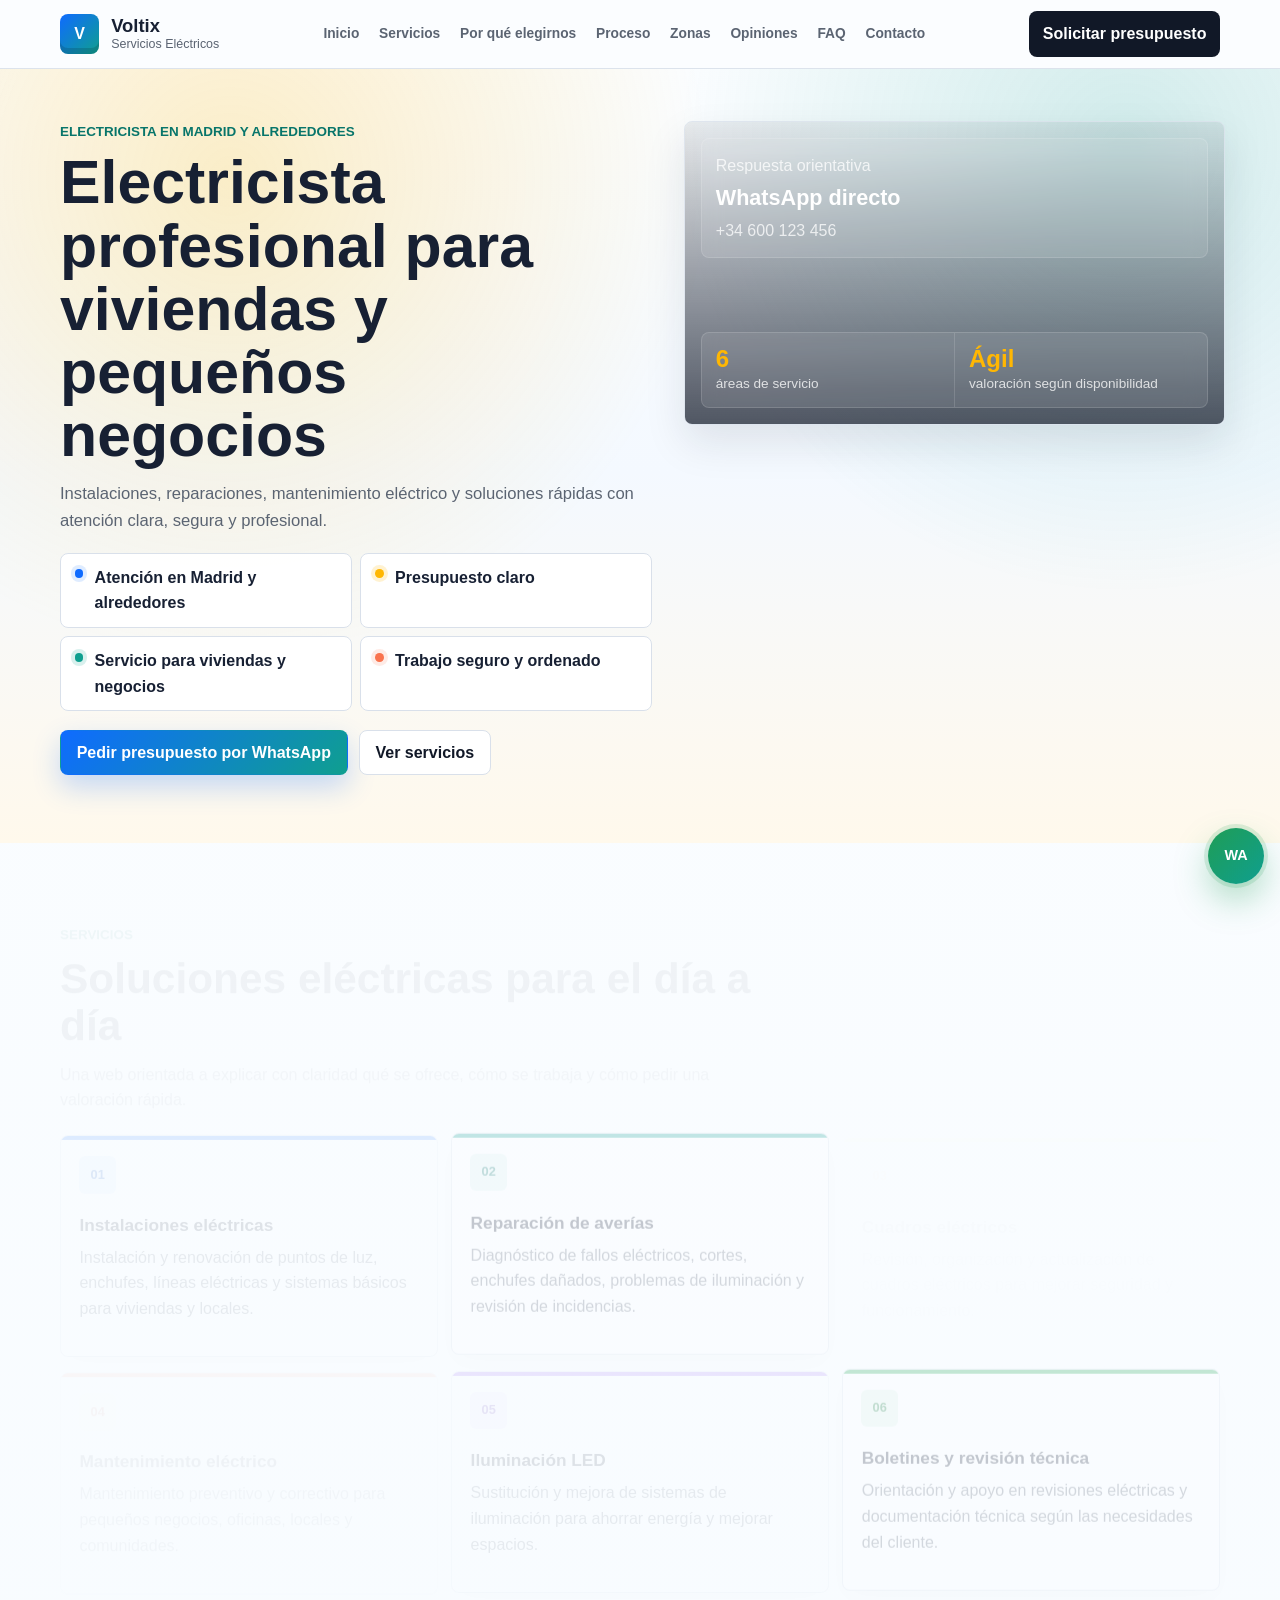
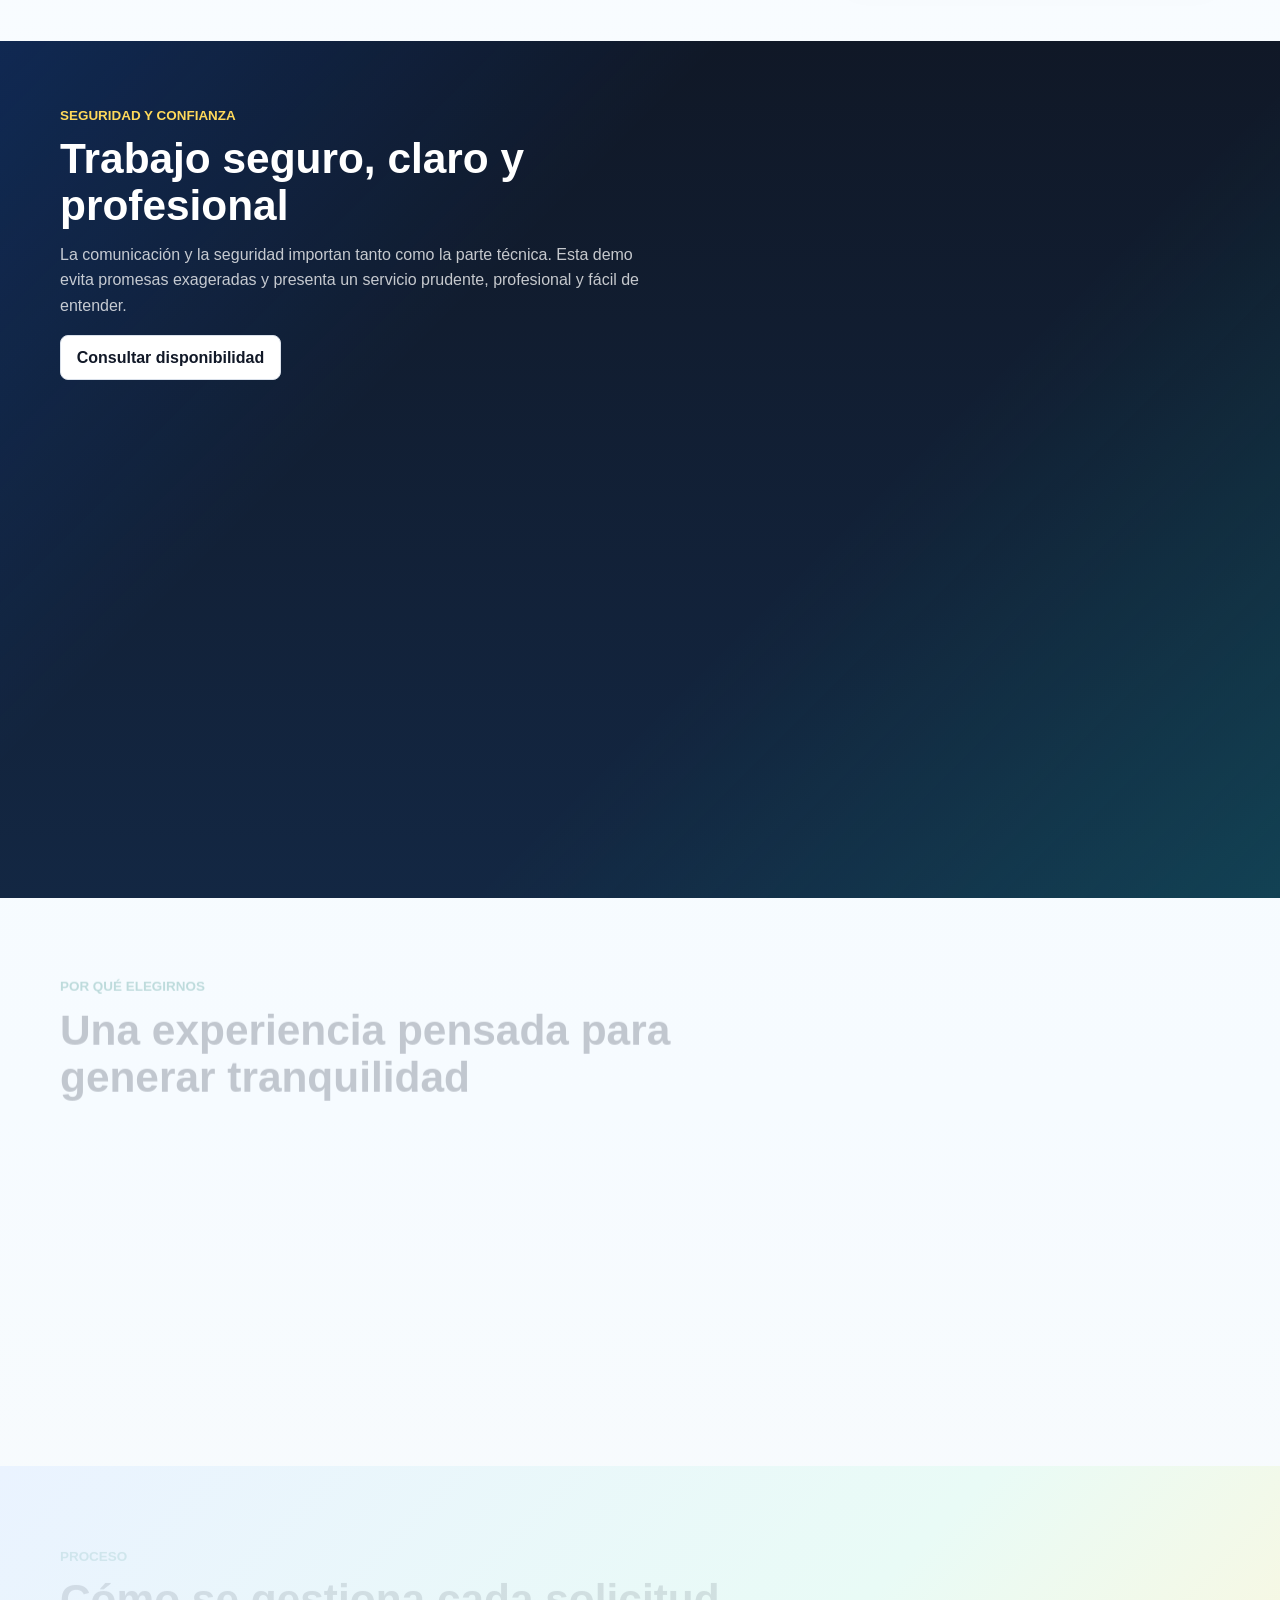
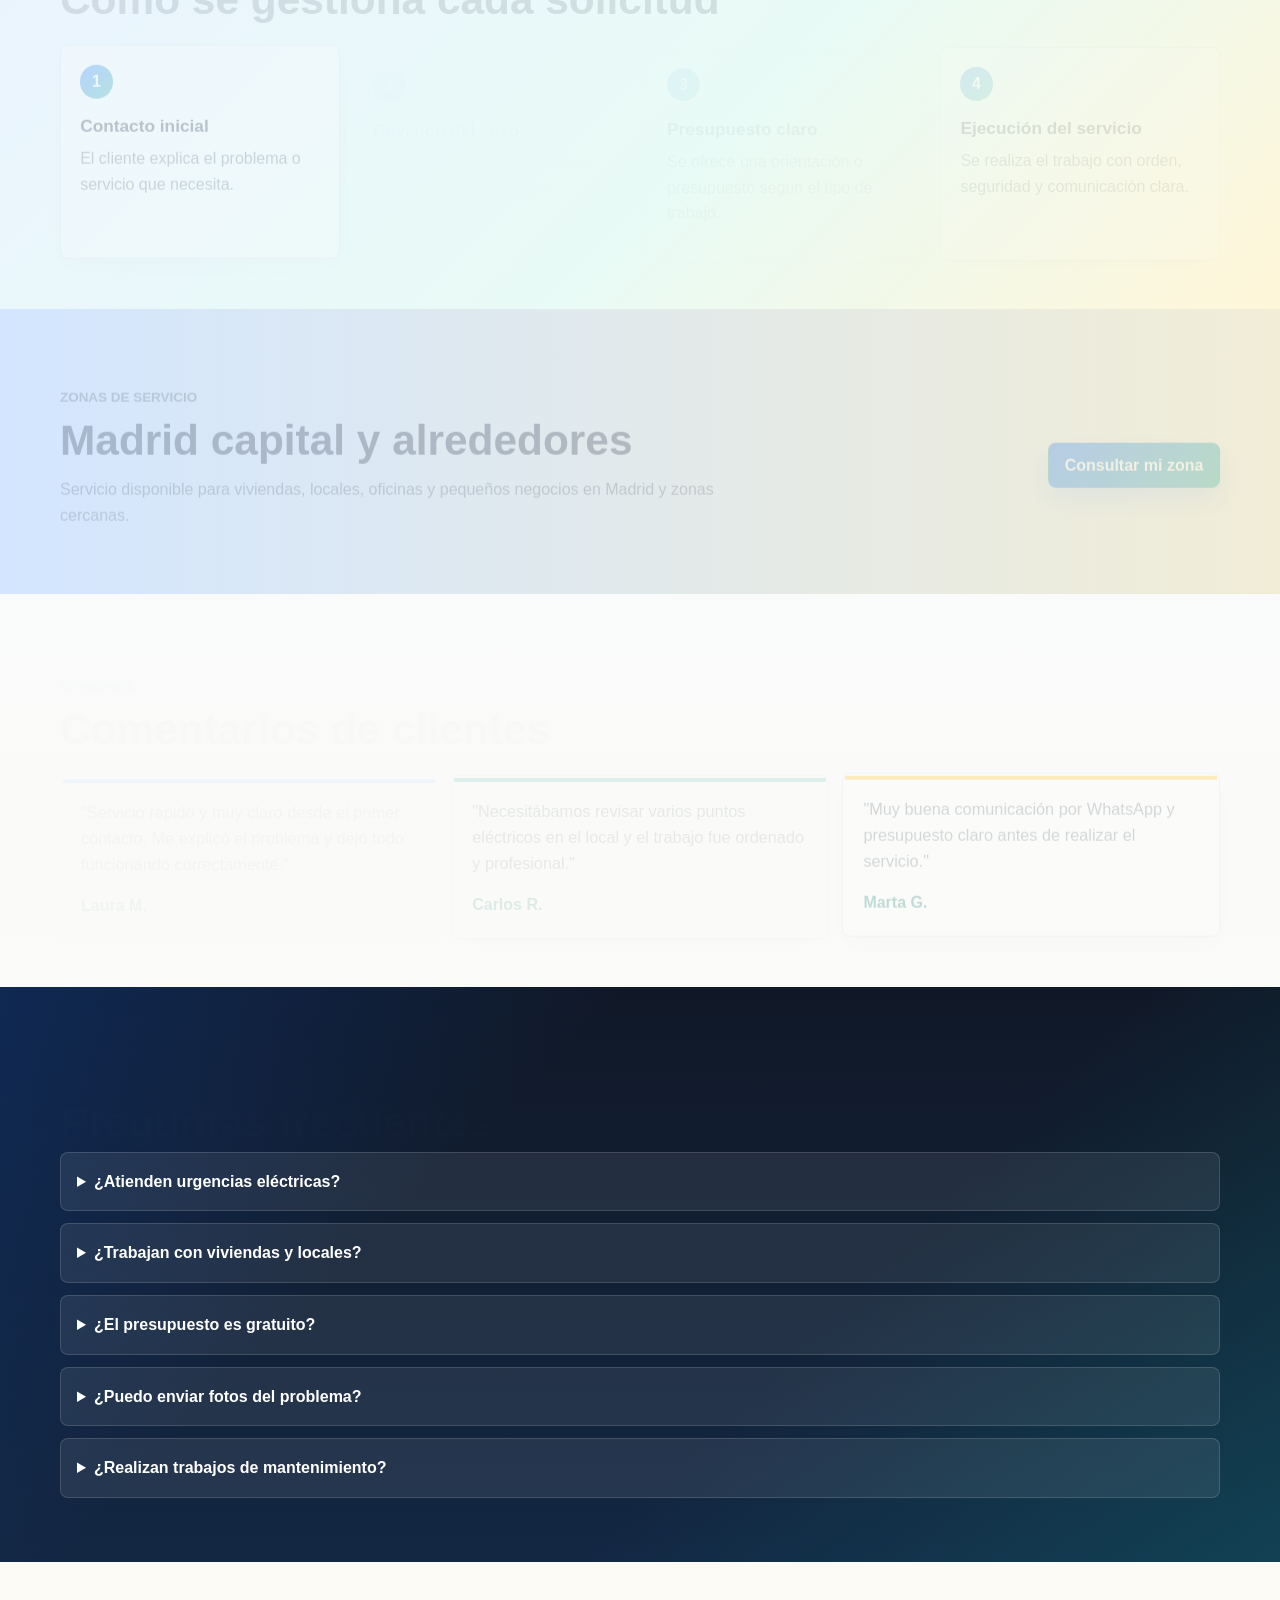
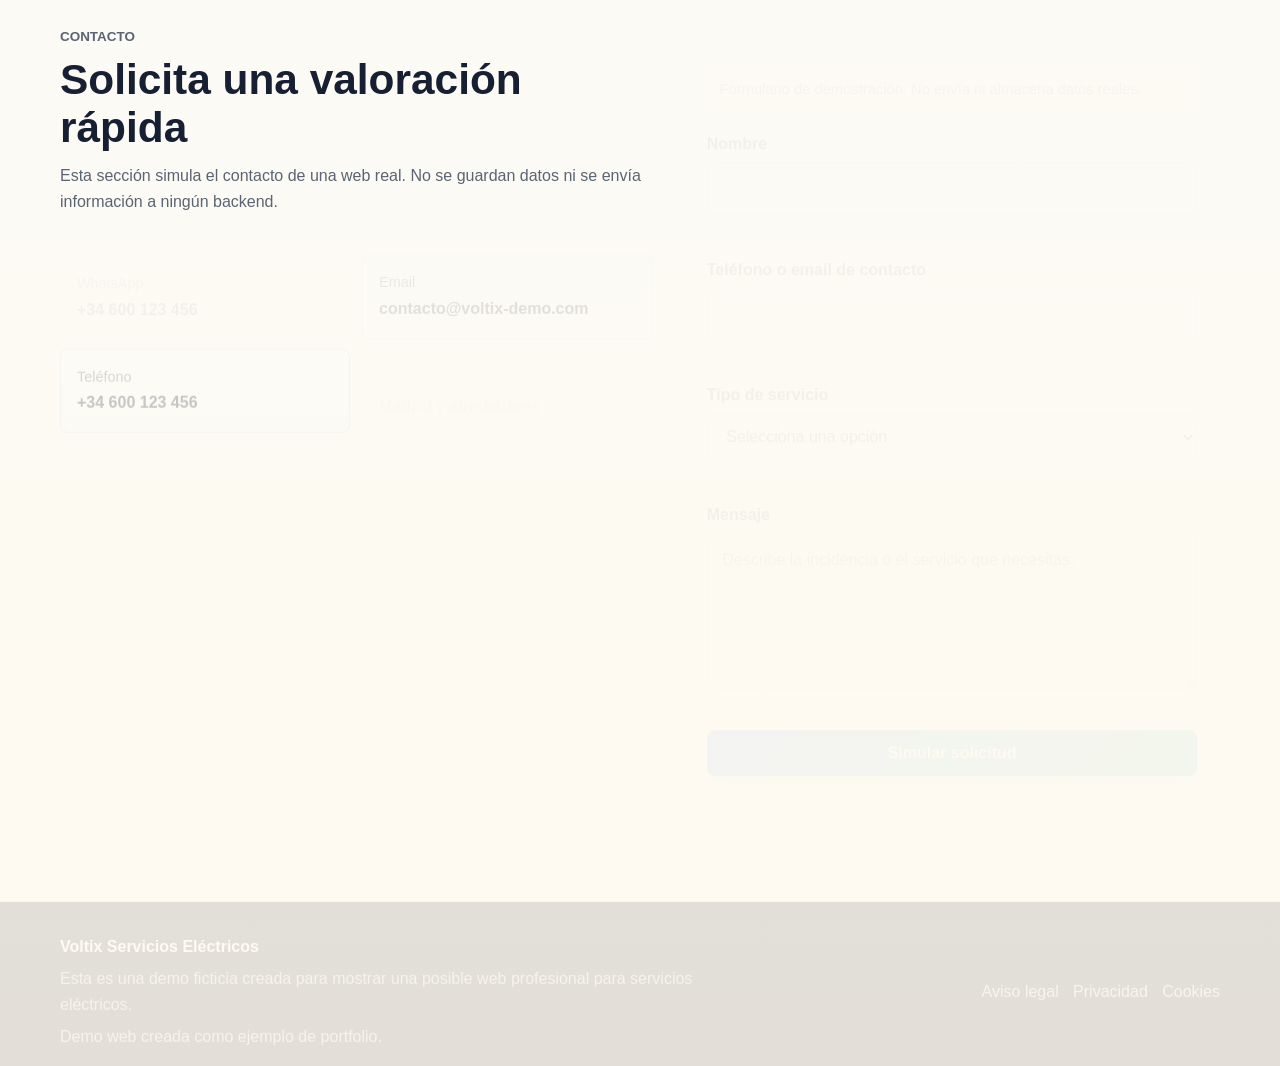
<file: index.html>
<!DOCTYPE html>
<html lang="es">
<head>
  <meta charset="UTF-8">
  <meta name="viewport" content="width=device-width, initial-scale=1.0">
  <title>Voltix Servicios Eléctricos | Electricista en Madrid</title>
  <meta name="description" content="Acceso directo a la demo web para electricista Voltix Servicios Eléctricos.">
  <meta name="robots" content="index, follow">
  <link rel="canonical" href="https://demo-web-electricista.netlify.app/">
  <meta http-equiv="refresh" content="0; url=demos/electricista/index.html">
</head>
<body>
  <main>
    <p>Abriendo la demo web para electricista...</p>
    <p><a href="demos/electricista/index.html">Entrar en Voltix Servicios Eléctricos</a></p>
  </main>
</body>
</html>
</file>
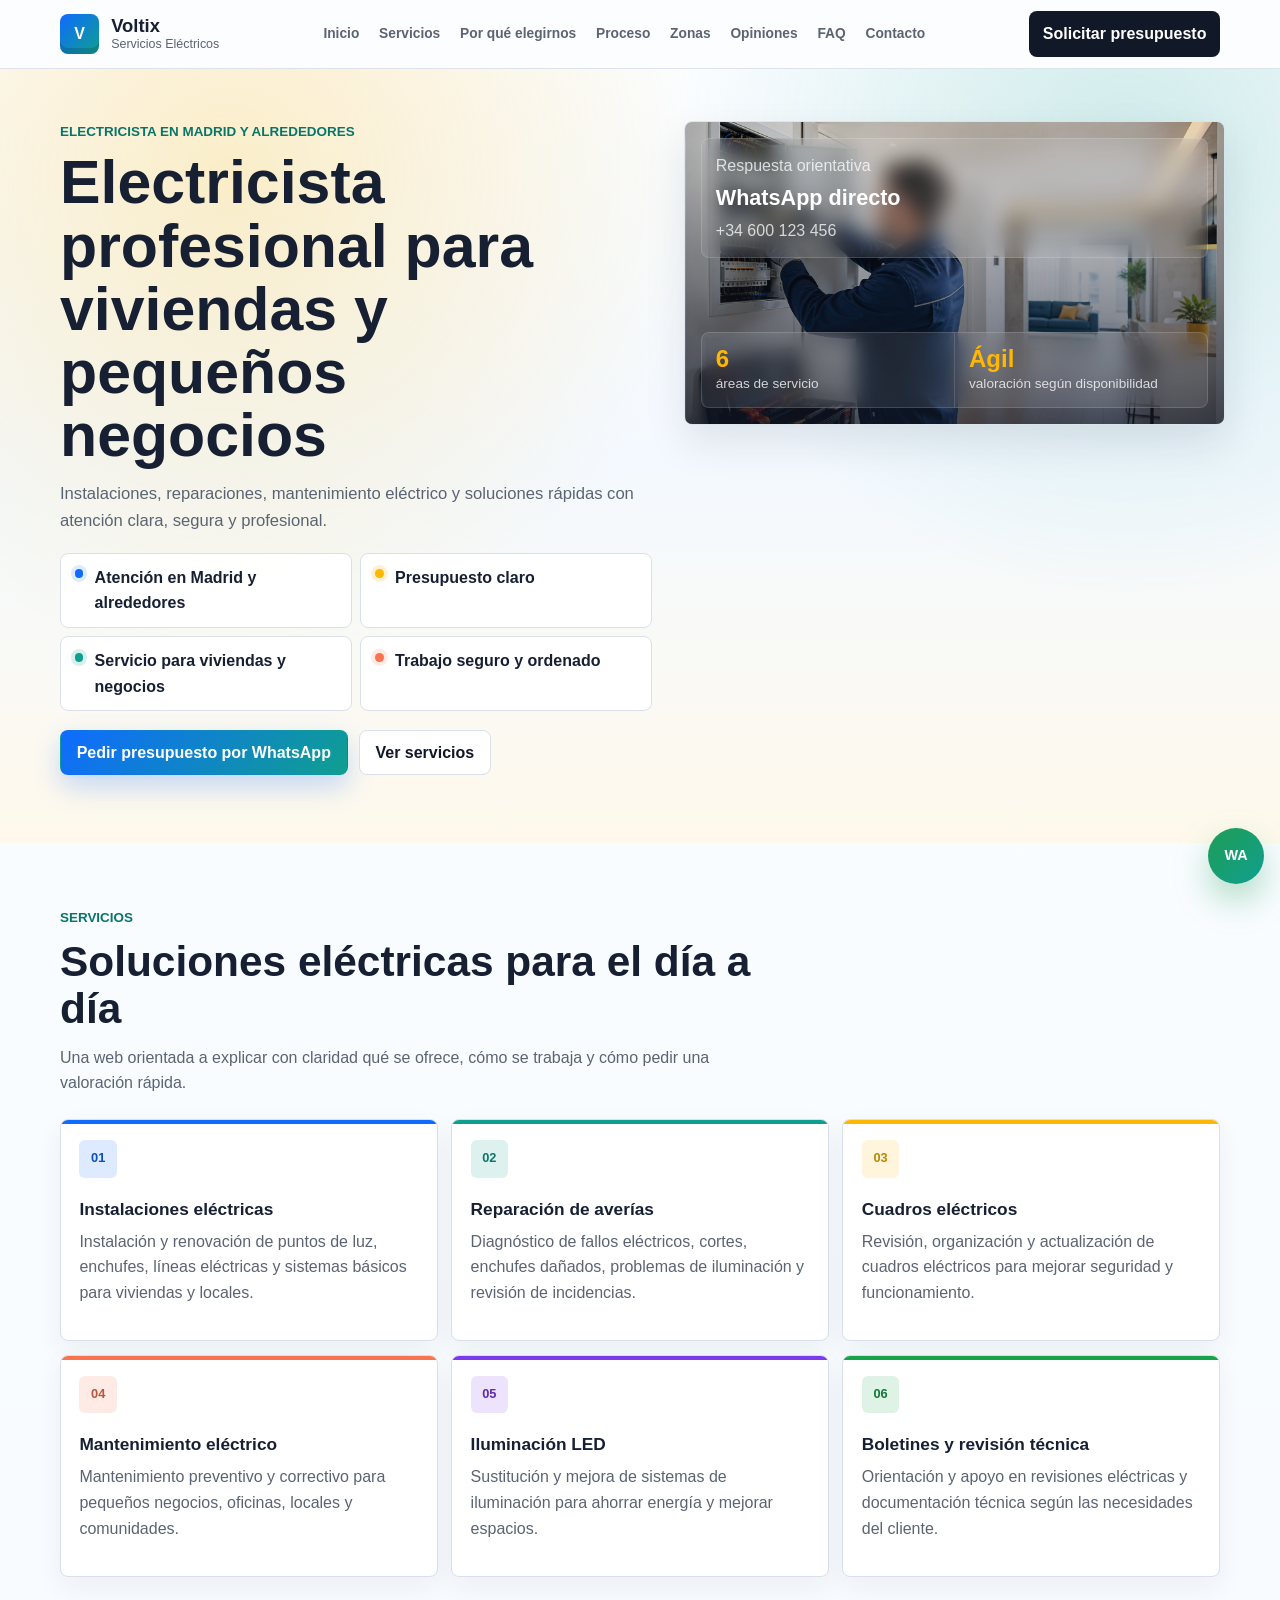
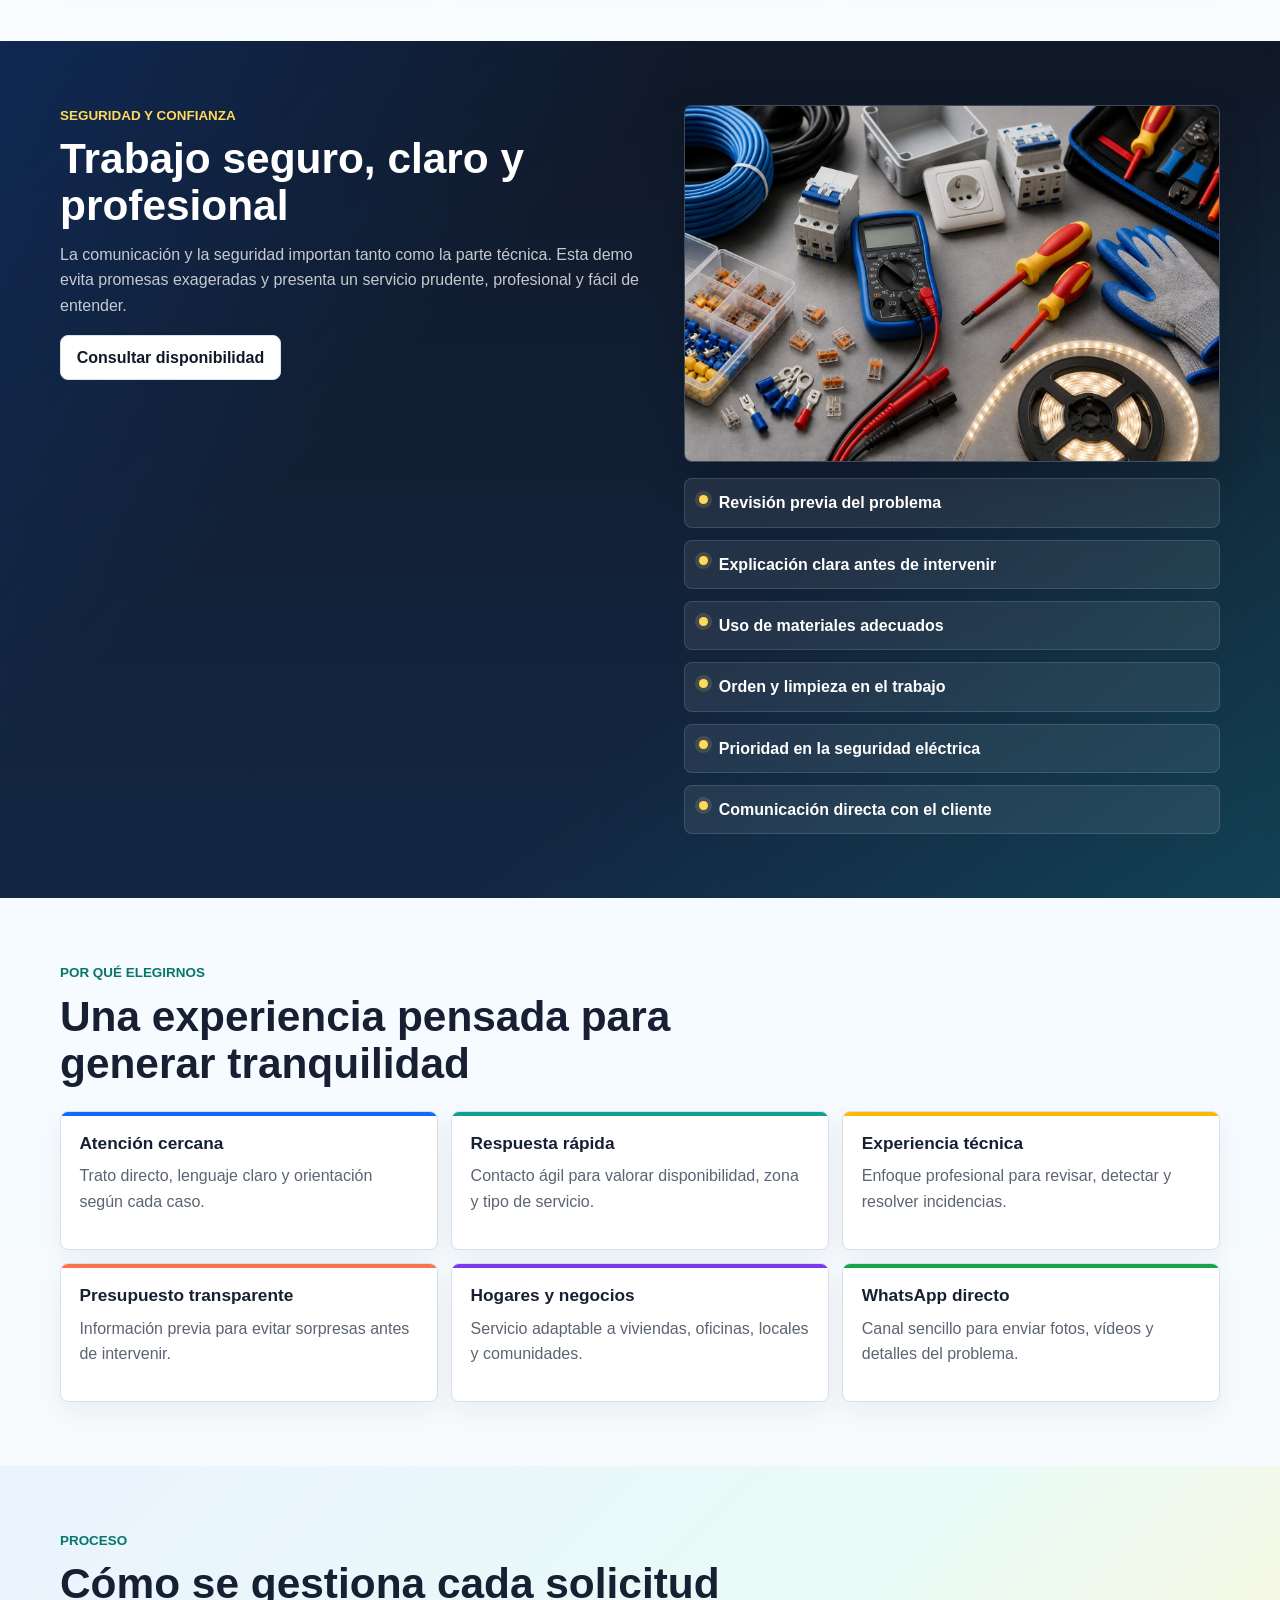
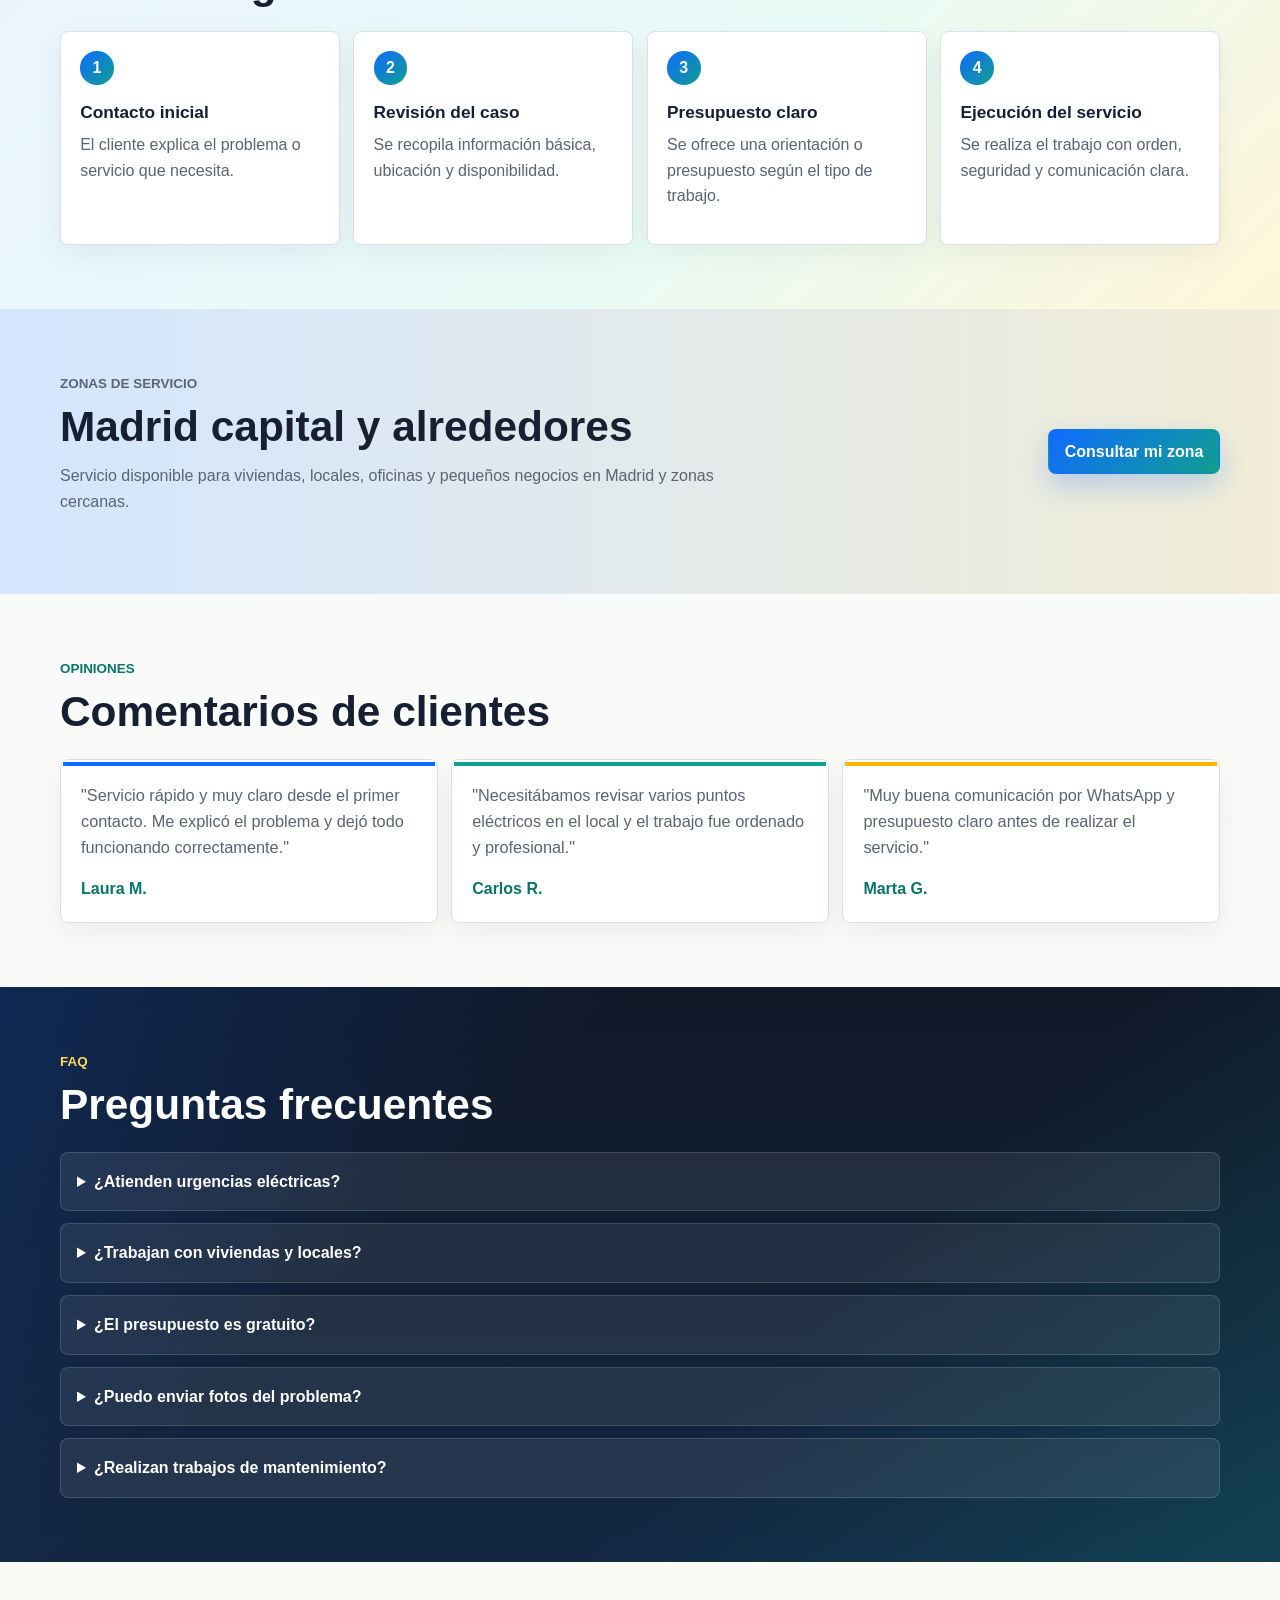
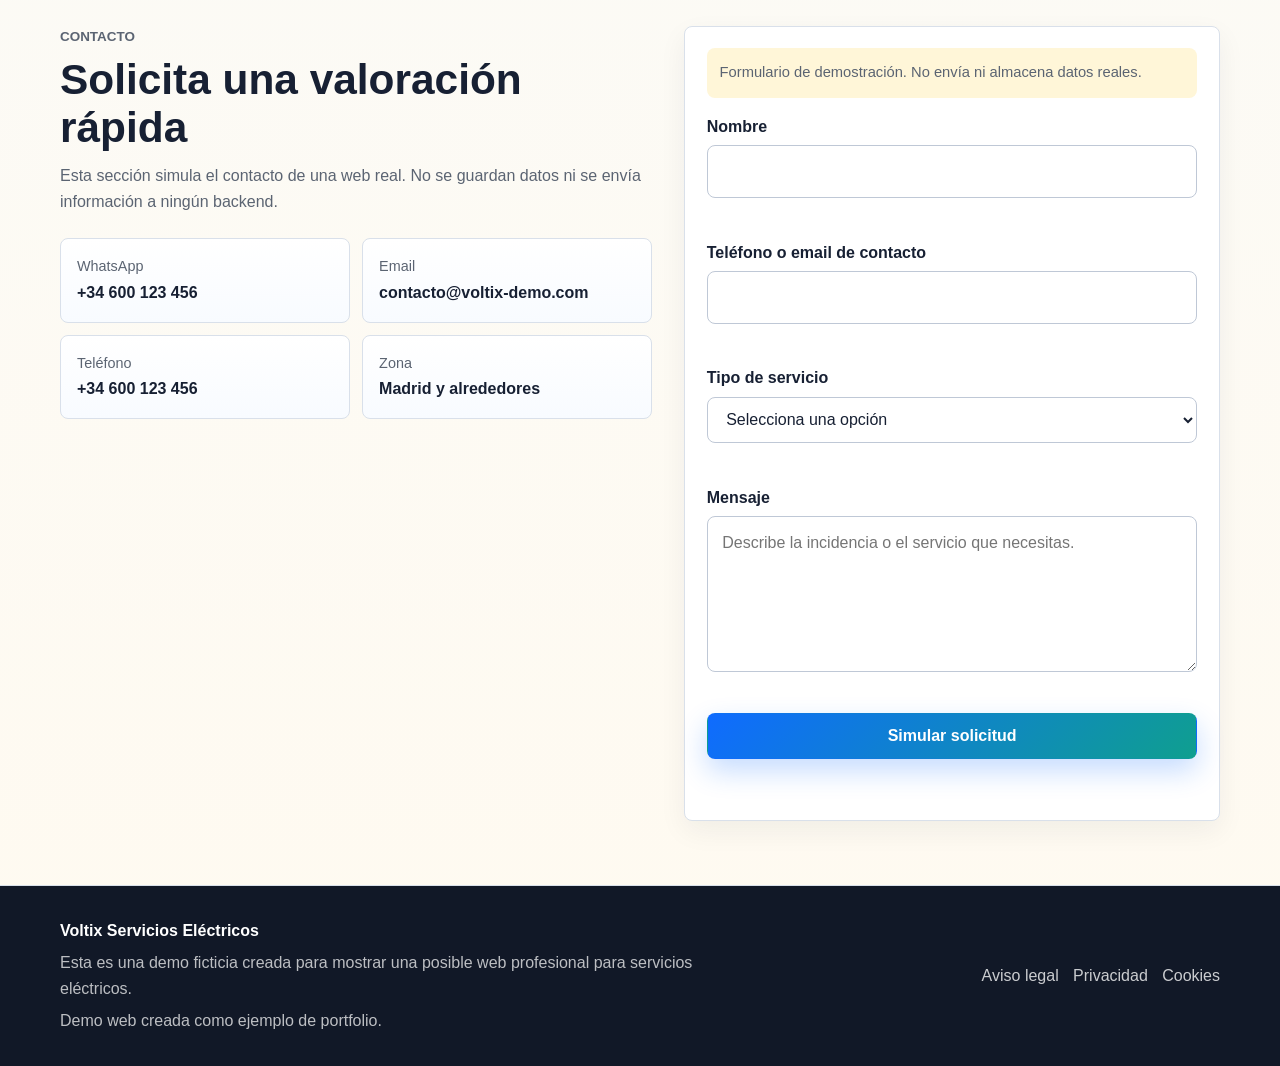
<file: demos/electricista/index.html>
<!DOCTYPE html>
<html lang="es">
<head>
  <meta charset="UTF-8">
  <meta name="viewport" content="width=device-width, initial-scale=1.0">
  <title>Voltix Servicios Eléctricos | Electricista en Madrid</title>
  <meta name="description" content="Demo de página web para electricista en Madrid. Servicios de instalaciones eléctricas, reparaciones, mantenimiento, cuadros eléctricos, iluminación LED y contacto por WhatsApp.">
  <meta name="robots" content="index, follow">
  <link rel="canonical" href="https://demo-web-electricista.netlify.app/">

  <meta property="og:title" content="Voltix Servicios Eléctricos | Electricista en Madrid">
  <meta property="og:description" content="Demo de página web para electricista en Madrid con servicios eléctricos, SEO local y contacto rápido por WhatsApp.">
  <meta property="og:type" content="website">
  <meta property="og:url" content="https://demo-web-electricista.netlify.app/">
  <meta property="og:image" content="https://demo-web-electricista.netlify.app/demos/electricista/assets/voltix-electricista-hero.jpg">
  <meta property="og:image:alt" content="Electricista profesional trabajando en un cuadro eléctrico de vivienda.">
  <meta name="twitter:card" content="summary_large_image">
  <meta name="twitter:title" content="Voltix Servicios Eléctricos | Electricista en Madrid">
  <meta name="twitter:description" content="Demo de landing page para electricista en Madrid, orientada a captar clientes locales.">
  <meta name="twitter:image" content="https://demo-web-electricista.netlify.app/demos/electricista/assets/voltix-electricista-hero.jpg">

  <link rel="icon" href="/demos/electricista/assets/favicon.svg" type="image/svg+xml">
  <link rel="stylesheet" href="/demos/electricista/styles.css">
  <script type="application/ld+json">
    {
      "@context": "https://schema.org",
      "@type": "Electrician",
      "name": "Voltix Servicios Eléctricos",
      "telephone": "+34 600 123 456",
      "url": "https://demo-web-electricista.netlify.app/",
      "image": "https://demo-web-electricista.netlify.app/demos/electricista/assets/voltix-electricista-hero.jpg",
      "areaServed": {
        "@type": "AdministrativeArea",
        "name": "Madrid"
      },
      "description": "Servicio eléctrico profesional para viviendas, locales, oficinas y pequeños negocios en Madrid y alrededores."
    }
  </script>
</head>
<body>
  <a class="skip-link" href="#contenido">Saltar al contenido</a>

  <header class="site-header" data-header>
    <div class="container header-inner">
      <a class="brand" href="#inicio" aria-label="Voltix, volver al inicio">
        <span class="brand-mark" aria-hidden="true">V</span>
        <span>
          <strong>Voltix</strong>
          <small>Servicios Eléctricos</small>
        </span>
      </a>

      <button class="menu-toggle" type="button" aria-expanded="false" aria-controls="site-nav" aria-label="Abrir menú">
        <span aria-hidden="true"></span>
        <span aria-hidden="true"></span>
        <span aria-hidden="true"></span>
      </button>

      <nav class="site-nav" id="site-nav" aria-label="Navegación principal">
        <a href="#inicio">Inicio</a>
        <a href="#servicios">Servicios</a>
        <a href="#confianza">Por qué elegirnos</a>
        <a href="#proceso">Proceso</a>
        <a href="#zonas">Zonas</a>
        <a href="#opiniones">Opiniones</a>
        <a href="#faq">FAQ</a>
        <a href="#contacto">Contacto</a>
      </nav>

      <a class="header-cta" href="#contacto">Solicitar presupuesto</a>
    </div>
  </header>

  <main id="contenido">
    <section class="hero section" id="inicio" aria-labelledby="hero-title">
      <div class="container hero-grid">
        <div class="hero-content">
          <p class="eyebrow">Electricista en Madrid y alrededores</p>
          <h1 id="hero-title">Electricista profesional para viviendas y pequeños negocios</h1>
          <p class="hero-text">Instalaciones, reparaciones, mantenimiento eléctrico y soluciones rápidas con atención clara, segura y profesional.</p>

          <div class="trust-list" aria-label="Elementos de confianza">
            <span>Atención en Madrid y alrededores</span>
            <span>Presupuesto claro</span>
            <span>Servicio para viviendas y negocios</span>
            <span>Trabajo seguro y ordenado</span>
          </div>

          <div class="hero-actions">
            <a class="btn btn-primary" href="https://wa.me/34600123456?text=Hola%2C%20quiero%20solicitar%20informaci%C3%B3n%20sobre%20un%20servicio%20el%C3%A9ctrico." target="_blank" rel="noopener">Pedir presupuesto por WhatsApp</a>
            <a class="btn btn-secondary" href="#servicios">Ver servicios</a>
          </div>
        </div>

        <figure class="hero-panel">
          <img src="/demos/electricista/assets/voltix-electricista-hero.jpg" width="1672" height="941" alt="Electricista profesional trabajando con seguridad en un cuadro eléctrico de vivienda." decoding="async" fetchpriority="high">
          <div class="status-card">
            <p>Respuesta orientativa</p>
            <strong>WhatsApp directo</strong>
            <span>+34 600 123 456</span>
          </div>
          <div class="hero-metrics" aria-label="Servicios destacados">
            <div>
              <strong>6</strong>
              <span>áreas de servicio</span>
            </div>
            <div>
              <strong>Ágil</strong>
              <span>valoración según disponibilidad</span>
            </div>
          </div>
        </figure>
      </div>
    </section>

    <section class="section" id="servicios" aria-labelledby="servicios-title">
      <div class="container">
        <div class="section-heading">
          <p class="eyebrow">Servicios</p>
          <h2 id="servicios-title">Soluciones eléctricas para el día a día</h2>
          <p>Una web orientada a explicar con claridad qué se ofrece, cómo se trabaja y cómo pedir una valoración rápida.</p>
        </div>

        <div class="cards-grid">
          <article class="service-card">
            <span class="service-icon" aria-hidden="true">01</span>
            <h3>Instalaciones eléctricas</h3>
            <p>Instalación y renovación de puntos de luz, enchufes, líneas eléctricas y sistemas básicos para viviendas y locales.</p>
          </article>
          <article class="service-card">
            <span class="service-icon" aria-hidden="true">02</span>
            <h3>Reparación de averías</h3>
            <p>Diagnóstico de fallos eléctricos, cortes, enchufes dañados, problemas de iluminación y revisión de incidencias.</p>
          </article>
          <article class="service-card">
            <span class="service-icon" aria-hidden="true">03</span>
            <h3>Cuadros eléctricos</h3>
            <p>Revisión, organización y actualización de cuadros eléctricos para mejorar seguridad y funcionamiento.</p>
          </article>
          <article class="service-card">
            <span class="service-icon" aria-hidden="true">04</span>
            <h3>Mantenimiento eléctrico</h3>
            <p>Mantenimiento preventivo y correctivo para pequeños negocios, oficinas, locales y comunidades.</p>
          </article>
          <article class="service-card">
            <span class="service-icon" aria-hidden="true">05</span>
            <h3>Iluminación LED</h3>
            <p>Sustitución y mejora de sistemas de iluminación para ahorrar energía y mejorar espacios.</p>
          </article>
          <article class="service-card">
            <span class="service-icon" aria-hidden="true">06</span>
            <h3>Boletines y revisión técnica</h3>
            <p>Orientación y apoyo en revisiones eléctricas y documentación técnica según las necesidades del cliente.</p>
          </article>
        </div>
      </div>
    </section>

    <section class="section band" id="seguridad" aria-labelledby="seguridad-title">
      <div class="container split-layout">
        <div>
          <p class="eyebrow">Seguridad y confianza</p>
          <h2 id="seguridad-title">Trabajo seguro, claro y profesional</h2>
          <p>La comunicación y la seguridad importan tanto como la parte técnica. Esta demo evita promesas exageradas y presenta un servicio prudente, profesional y fácil de entender.</p>
          <a class="btn btn-secondary" href="#contacto">Consultar disponibilidad</a>
        </div>
        <div class="trust-column">
          <figure class="trust-photo">
            <img src="/demos/electricista/assets/voltix-herramientas-electricas.jpg" width="1536" height="1024" alt="Herramientas eléctricas profesionales organizadas para trabajos de instalación y mantenimiento." loading="lazy" decoding="async">
          </figure>
          <div class="check-grid">
            <div>Revisión previa del problema</div>
            <div>Explicación clara antes de intervenir</div>
            <div>Uso de materiales adecuados</div>
            <div>Orden y limpieza en el trabajo</div>
            <div>Prioridad en la seguridad eléctrica</div>
            <div>Comunicación directa con el cliente</div>
          </div>
        </div>
      </div>
    </section>

    <section class="section" id="confianza" aria-labelledby="beneficios-title">
      <div class="container">
        <div class="section-heading">
          <p class="eyebrow">Por qué elegirnos</p>
          <h2 id="beneficios-title">Una experiencia pensada para generar tranquilidad</h2>
        </div>

        <div class="benefits-grid">
          <article>
            <h3>Atención cercana</h3>
            <p>Trato directo, lenguaje claro y orientación según cada caso.</p>
          </article>
          <article>
            <h3>Respuesta rápida</h3>
            <p>Contacto ágil para valorar disponibilidad, zona y tipo de servicio.</p>
          </article>
          <article>
            <h3>Experiencia técnica</h3>
            <p>Enfoque profesional para revisar, detectar y resolver incidencias.</p>
          </article>
          <article>
            <h3>Presupuesto transparente</h3>
            <p>Información previa para evitar sorpresas antes de intervenir.</p>
          </article>
          <article>
            <h3>Hogares y negocios</h3>
            <p>Servicio adaptable a viviendas, oficinas, locales y comunidades.</p>
          </article>
          <article>
            <h3>WhatsApp directo</h3>
            <p>Canal sencillo para enviar fotos, vídeos y detalles del problema.</p>
          </article>
        </div>
      </div>
    </section>

    <section class="section band-soft" id="proceso" aria-labelledby="proceso-title">
      <div class="container">
        <div class="section-heading">
          <p class="eyebrow">Proceso</p>
          <h2 id="proceso-title">Cómo se gestiona cada solicitud</h2>
        </div>

        <div class="steps">
          <article class="step">
            <span>1</span>
            <h3>Contacto inicial</h3>
            <p>El cliente explica el problema o servicio que necesita.</p>
          </article>
          <article class="step">
            <span>2</span>
            <h3>Revisión del caso</h3>
            <p>Se recopila información básica, ubicación y disponibilidad.</p>
          </article>
          <article class="step">
            <span>3</span>
            <h3>Presupuesto claro</h3>
            <p>Se ofrece una orientación o presupuesto según el tipo de trabajo.</p>
          </article>
          <article class="step">
            <span>4</span>
            <h3>Ejecución del servicio</h3>
            <p>Se realiza el trabajo con orden, seguridad y comunicación clara.</p>
          </article>
        </div>
      </div>
    </section>

    <section class="section zones" id="zonas" aria-labelledby="zonas-title">
      <div class="container zones-inner">
        <div>
          <p class="eyebrow">Zonas de servicio</p>
          <h2 id="zonas-title">Madrid capital y alrededores</h2>
          <p>Servicio disponible para viviendas, locales, oficinas y pequeños negocios en Madrid y zonas cercanas.</p>
        </div>
        <a class="btn btn-primary" href="https://wa.me/34600123456?text=Hola%2C%20quiero%20solicitar%20informaci%C3%B3n%20sobre%20un%20servicio%20el%C3%A9ctrico." target="_blank" rel="noopener">Consultar mi zona</a>
      </div>
    </section>

    <section class="section" id="opiniones" aria-labelledby="opiniones-title">
      <div class="container">
        <div class="section-heading">
          <p class="eyebrow">Opiniones</p>
          <h2 id="opiniones-title">Comentarios de clientes</h2>
        </div>

        <div class="testimonials">
          <article class="testimonial">
            <p>"Servicio rápido y muy claro desde el primer contacto. Me explicó el problema y dejó todo funcionando correctamente."</p>
            <strong>Laura M.</strong>
          </article>
          <article class="testimonial">
            <p>"Necesitábamos revisar varios puntos eléctricos en el local y el trabajo fue ordenado y profesional."</p>
            <strong>Carlos R.</strong>
          </article>
          <article class="testimonial">
            <p>"Muy buena comunicación por WhatsApp y presupuesto claro antes de realizar el servicio."</p>
            <strong>Marta G.</strong>
          </article>
        </div>
      </div>
    </section>

    <section class="section band" id="faq" aria-labelledby="faq-title">
      <div class="container">
        <div class="section-heading">
          <p class="eyebrow">FAQ</p>
          <h2 id="faq-title">Preguntas frecuentes</h2>
        </div>

        <div class="faq-list">
          <details>
            <summary>¿Atienden urgencias eléctricas?</summary>
            <p>Podemos valorar incidencias urgentes según disponibilidad y zona. Lo recomendable es contactar por WhatsApp para revisar el caso.</p>
          </details>
          <details>
            <summary>¿Trabajan con viviendas y locales?</summary>
            <p>Sí, la demo está pensada para servicios en viviendas, locales, oficinas y pequeños negocios.</p>
          </details>
          <details>
            <summary>¿El presupuesto es gratuito?</summary>
            <p>Depende del tipo de trabajo y desplazamiento. Se puede ofrecer una primera orientación por WhatsApp.</p>
          </details>
          <details>
            <summary>¿Puedo enviar fotos del problema?</summary>
            <p>Sí, enviar fotos o vídeos puede ayudar a entender mejor la incidencia antes de la visita.</p>
          </details>
          <details>
            <summary>¿Realizan trabajos de mantenimiento?</summary>
            <p>Sí, se pueden realizar revisiones y mantenimiento eléctrico básico para negocios, oficinas y comunidades.</p>
          </details>
        </div>
      </div>
    </section>

    <section class="section contact-section" id="contacto" aria-labelledby="contacto-title">
      <div class="container contact-grid">
        <div>
          <p class="eyebrow">Contacto</p>
          <h2 id="contacto-title">Solicita una valoración rápida</h2>
          <p>Esta sección simula el contacto de una web real. No se guardan datos ni se envía información a ningún backend.</p>

          <div class="contact-list">
            <a class="contact-item" href="https://wa.me/34600123456?text=Hola%2C%20quiero%20solicitar%20informaci%C3%B3n%20sobre%20un%20servicio%20el%C3%A9ctrico." target="_blank" rel="noopener">
              <span>WhatsApp</span>
              <strong>+34 600 123 456</strong>
            </a>
            <a class="contact-item" href="mailto:contacto@voltix-demo.com">
              <span>Email</span>
              <strong>contacto@voltix-demo.com</strong>
            </a>
            <a class="contact-item" href="tel:+34600123456">
              <span>Teléfono</span>
              <strong>+34 600 123 456</strong>
            </a>
            <div class="contact-item">
              <span>Zona</span>
              <strong>Madrid y alrededores</strong>
            </div>
          </div>
        </div>

        <form class="contact-form" data-demo-form novalidate>
          <p class="form-note">Formulario de demostración. No envía ni almacena datos reales.</p>

          <div class="form-row">
            <label for="name">Nombre</label>
            <input id="name" name="name" type="text" autocomplete="name" required maxlength="80">
            <small class="field-error" data-error-for="name"></small>
          </div>

          <div class="form-row">
            <label for="phone">Teléfono o email de contacto</label>
            <input id="phone" name="phone" type="text" autocomplete="tel" required maxlength="120">
            <small class="field-error" data-error-for="phone"></small>
          </div>

          <div class="form-row">
            <label for="service">Tipo de servicio</label>
            <select id="service" name="service" required>
              <option value="">Selecciona una opción</option>
              <option>Instalación eléctrica</option>
              <option>Reparación de avería</option>
              <option>Cuadro eléctrico</option>
              <option>Mantenimiento</option>
              <option>Iluminación LED</option>
              <option>Revisión técnica</option>
            </select>
            <small class="field-error" data-error-for="service"></small>
          </div>

          <div class="form-row">
            <label for="message">Mensaje</label>
            <textarea id="message" name="message" rows="5" required maxlength="500" placeholder="Describe la incidencia o el servicio que necesitas."></textarea>
            <small class="field-error" data-error-for="message"></small>
          </div>

          <button class="btn btn-primary" type="submit">Simular solicitud</button>
          <p class="form-status" data-form-status role="status" aria-live="polite"></p>
        </form>
      </div>
    </section>
  </main>

  <footer class="site-footer">
    <div class="container footer-inner">
      <div>
        <strong>Voltix Servicios Eléctricos</strong>
        <p>Esta es una demo ficticia creada para mostrar una posible web profesional para servicios eléctricos.</p>
        <p>Demo web creada como ejemplo de portfolio.</p>
      </div>
      <nav aria-label="Enlaces legales">
        <a href="#" aria-label="Aviso legal, enlace de demostración">Aviso legal</a>
        <a href="#" aria-label="Privacidad, enlace de demostración">Privacidad</a>
        <a href="#" aria-label="Cookies, enlace de demostración">Cookies</a>
      </nav>
    </div>
  </footer>

  <a class="floating-whatsapp" href="https://wa.me/34600123456?text=Hola%2C%20quiero%20solicitar%20informaci%C3%B3n%20sobre%20un%20servicio%20el%C3%A9ctrico." target="_blank" rel="noopener" aria-label="Pedir presupuesto por WhatsApp">
    <span aria-hidden="true">WA</span>
  </a>

  <script src="/demos/electricista/script.js" defer></script>
</body>
</html>
</file>
<file: demos/electricista/styles.css>
:root {
  --color-ink: #172033;
  --color-muted: #5b6472;
  --color-line: #d9e0ea;
  --color-surface: #ffffff;
  --color-soft: #f3f7fb;
  --color-electric: #0f6bff;
  --color-electric-dark: #084ab8;
  --color-teal: #0f9f8f;
  --color-teal-dark: #08756a;
  --color-coral: #f9734e;
  --color-sun: #ffb703;
  --color-mint: #e9fbf6;
  --color-sky: #eaf3ff;
  --color-warm: #fff6d8;
  --color-night: #111827;
  --color-yellow: #ffd95a;
  --shadow-card: 0 18px 42px rgba(23, 32, 51, 0.1);
  --radius: 8px;
  --max-width: 1160px;
}

* {
  box-sizing: border-box;
}

html {
  scroll-behavior: smooth;
}

body {
  margin: 0;
  background: linear-gradient(180deg, #fbfdff 0%, #f6fbff 46%, #fffaf0 100%);
  color: var(--color-ink);
  font-family: Arial, Helvetica, sans-serif;
  font-size: 16px;
  line-height: 1.6;
}

body.menu-open {
  overflow: hidden;
}

img,
svg {
  display: block;
  max-width: 100%;
}

a {
  color: inherit;
  text-decoration: none;
}

button,
input,
select,
textarea {
  font: inherit;
}

:focus-visible {
  outline: 3px solid var(--color-yellow);
  outline-offset: 3px;
}

.skip-link {
  position: fixed;
  left: 1rem;
  top: 1rem;
  z-index: 20;
  transform: translateY(-160%);
  border-radius: var(--radius);
  background: var(--color-night);
  color: #fff;
  padding: 0.75rem 1rem;
}

.skip-link:focus {
  transform: translateY(0);
}

.container {
  width: min(100% - 2rem, var(--max-width));
  margin-inline: auto;
}

.section {
  padding: 3rem 0;
  scroll-margin-top: 5.5rem;
}

.site-header {
  position: sticky;
  top: 0;
  z-index: 10;
  border-bottom: 1px solid rgba(217, 224, 234, 0.9);
  background: rgba(251, 253, 255, 0.96);
  backdrop-filter: blur(16px);
  transition: box-shadow 180ms ease, background-color 180ms ease, border-color 180ms ease;
}

.site-header.is-scrolled {
  border-color: rgba(15, 107, 255, 0.12);
  background: rgba(255, 255, 255, 0.98);
  box-shadow: 0 12px 34px rgba(23, 32, 51, 0.1);
}

.header-inner {
  display: flex;
  min-height: 4.25rem;
  align-items: center;
  justify-content: space-between;
  gap: 1rem;
}

.brand {
  display: inline-flex;
  align-items: center;
  gap: 0.75rem;
  flex: 0 0 auto;
}

.brand-mark {
  display: grid;
  width: 2.45rem;
  height: 2.45rem;
  place-items: center;
  border-radius: var(--radius);
  background: linear-gradient(135deg, var(--color-electric), var(--color-teal));
  color: #fff;
  font-weight: 800;
  letter-spacing: 0;
  box-shadow: inset 0 -6px 0 rgba(0, 0, 0, 0.14);
  transition: transform 180ms ease, box-shadow 180ms ease;
}

.brand:hover .brand-mark {
  transform: rotate(-3deg) scale(1.04);
  box-shadow: inset 0 -6px 0 rgba(0, 0, 0, 0.14), 0 10px 22px rgba(15, 107, 255, 0.24);
}

.brand strong,
.brand small {
  display: block;
}

.brand strong {
  font-size: 1.15rem;
  line-height: 1.1;
}

.brand small {
  color: var(--color-muted);
  font-size: 0.78rem;
  line-height: 1.2;
}

.menu-toggle {
  display: inline-grid;
  width: 2.75rem;
  height: 2.75rem;
  place-content: center;
  gap: 0.28rem;
  border: 1px solid var(--color-line);
  border-radius: var(--radius);
  background: #fff;
  color: var(--color-ink);
  cursor: pointer;
  transition: transform 160ms ease, border-color 160ms ease, box-shadow 160ms ease;
}

.menu-toggle:hover {
  border-color: var(--color-electric);
  box-shadow: 0 10px 22px rgba(15, 107, 255, 0.12);
}

.menu-toggle span {
  display: block;
  width: 1.2rem;
  height: 2px;
  border-radius: 999px;
  background: currentColor;
}

.site-nav {
  position: fixed;
  inset: 4.25rem 1rem auto 1rem;
  display: none;
  flex-direction: column;
  gap: 0.25rem;
  border: 1px solid var(--color-line);
  border-radius: var(--radius);
  background: #fff;
  padding: 0.75rem;
  box-shadow: var(--shadow-card);
}

.site-nav.is-open {
  display: flex;
}

.site-nav a {
  border-radius: 6px;
  color: var(--color-muted);
  font-size: 0.95rem;
  font-weight: 700;
  padding: 0.75rem;
}

.site-nav a:hover,
.site-nav a:focus-visible {
  background: var(--color-sky);
  color: var(--color-electric-dark);
}

.header-cta {
  display: none;
}

.hero {
  position: relative;
  overflow: hidden;
  padding: 2.25rem 0 3rem;
  background:
    radial-gradient(circle at 18% 14%, rgba(255, 183, 3, 0.22), transparent 30rem),
    radial-gradient(circle at 88% 10%, rgba(15, 159, 143, 0.18), transparent 28rem),
    linear-gradient(180deg, #fbfdff 0%, #f4f9ff 52%, #fff9ec 100%);
}

.hero::before {
  content: "";
  position: absolute;
  inset: 0;
  background: linear-gradient(110deg, transparent 0%, rgba(255, 255, 255, 0.5) 42%, transparent 62%);
  opacity: 0.55;
  transform: translateX(-100%);
  pointer-events: none;
}

.hero.is-visible::before {
  animation: hero-sweep 1200ms ease-out 220ms both;
}

.hero-grid {
  display: grid;
  gap: 1.5rem;
  align-items: start;
}

.hero-content {
  max-width: 720px;
}

.eyebrow {
  margin: 0 0 0.55rem;
  color: var(--color-teal-dark);
  font-size: 0.84rem;
  font-weight: 800;
  letter-spacing: 0;
  text-transform: uppercase;
}

h1,
h2,
h3,
p {
  margin-top: 0;
}

h1 {
  max-width: 15ch;
  margin-bottom: 0.85rem;
  font-size: clamp(2.15rem, 10vw, 3.8rem);
  line-height: 1.04;
  letter-spacing: 0;
}

h2 {
  margin-bottom: 0.75rem;
  font-size: clamp(1.75rem, 6vw, 2.65rem);
  line-height: 1.12;
  letter-spacing: 0;
}

h3 {
  margin-bottom: 0.55rem;
  font-size: 1.08rem;
  line-height: 1.3;
}

.hero-text {
  max-width: 650px;
  color: var(--color-muted);
  font-size: 1.04rem;
}

.trust-list {
  display: grid;
  gap: 0.55rem;
  margin: 1.15rem 0;
}

.trust-list span,
.check-grid div {
  position: relative;
  border: 1px solid var(--color-line);
  border-radius: var(--radius);
  background: rgba(255, 255, 255, 0.94);
  padding: 0.68rem 0.85rem 0.68rem 2.1rem;
  color: var(--color-ink);
  font-weight: 700;
  transition: transform 180ms ease, border-color 180ms ease, box-shadow 180ms ease;
}

.trust-list span::before,
.check-grid div::before {
  content: "";
  position: absolute;
  left: 0.85rem;
  top: 0.96rem;
  width: 0.55rem;
  height: 0.55rem;
  border-radius: 50%;
  background: var(--color-electric);
  box-shadow: 0 0 0 4px rgba(15, 107, 255, 0.13);
}

.trust-list span:nth-child(2)::before {
  background: var(--color-sun);
  box-shadow: 0 0 0 4px rgba(255, 183, 3, 0.18);
}

.trust-list span:nth-child(3)::before {
  background: var(--color-teal);
  box-shadow: 0 0 0 4px rgba(15, 159, 143, 0.16);
}

.trust-list span:nth-child(4)::before {
  background: var(--color-coral);
  box-shadow: 0 0 0 4px rgba(249, 115, 78, 0.14);
}

.trust-list span:hover {
  border-color: rgba(15, 107, 255, 0.28);
  box-shadow: 0 12px 24px rgba(23, 32, 51, 0.08);
  transform: translateY(-2px);
}

.hero-actions,
.zones-inner,
.footer-inner {
  display: flex;
  flex-wrap: wrap;
  gap: 0.7rem;
  align-items: center;
}

.btn {
  display: inline-flex;
  min-height: 2.85rem;
  align-items: center;
  justify-content: center;
  border: 1px solid transparent;
  border-radius: var(--radius);
  padding: 0.75rem 0.98rem;
  font-weight: 800;
  line-height: 1.2;
  text-align: center;
  transition: transform 160ms ease, background-color 160ms ease, border-color 160ms ease, color 160ms ease, box-shadow 160ms ease;
}

.btn:hover {
  transform: translateY(-2px);
}

.btn-primary {
  background: linear-gradient(135deg, var(--color-electric), var(--color-teal));
  color: #fff;
  box-shadow: 0 12px 28px rgba(15, 107, 255, 0.24);
}

.btn-primary:hover {
  background: linear-gradient(135deg, var(--color-electric-dark), var(--color-teal-dark));
  box-shadow: 0 16px 34px rgba(15, 107, 255, 0.32);
}

.btn-secondary {
  border-color: var(--color-line);
  background: #fff;
  color: var(--color-night);
}

.btn-secondary:hover {
  border-color: var(--color-electric);
  color: var(--color-electric-dark);
}

.hero-panel {
  position: relative;
  display: block;
  margin: 0;
  aspect-ratio: 16 / 9;
  min-height: 13rem;
  border: 1px solid rgba(217, 224, 234, 0.8);
  border-radius: var(--radius);
  color: #fff;
  overflow: hidden;
  box-shadow: var(--shadow-card);
  transform: translateZ(0);
}

.hero-panel::after {
  content: "";
  position: absolute;
  inset: 0;
  z-index: 1;
  background: linear-gradient(180deg, rgba(17, 24, 39, 0.08), rgba(17, 24, 39, 0.72));
  pointer-events: none;
}

.hero-panel img {
  width: 100%;
  height: 100%;
  object-fit: cover;
  transition: transform 700ms ease;
}

.hero-panel:hover img {
  transform: scale(1.04);
}

.status-card,
.hero-metrics {
  position: absolute;
  z-index: 2;
  border: 1px solid rgba(255, 255, 255, 0.14);
  border-radius: var(--radius);
  background: rgba(255, 255, 255, 0.09);
  backdrop-filter: blur(10px);
}

.status-card {
  left: 1rem;
  right: 1rem;
  top: 1rem;
  padding: 0.85rem;
}

.status-card p,
.status-card span {
  margin: 0;
  color: rgba(255, 255, 255, 0.76);
}

.status-card strong {
  display: block;
  margin: 0.15rem 0;
  font-size: 1.35rem;
}

.hero-metrics {
  left: 1rem;
  right: 1rem;
  bottom: 1rem;
  display: grid;
  grid-template-columns: 1fr 1fr;
}

.hero-metrics div {
  padding: 0.85rem;
}

.hero-metrics div + div {
  border-left: 1px solid rgba(255, 255, 255, 0.14);
}

.hero-metrics strong,
.hero-metrics span {
  display: block;
}

.hero-metrics strong {
  color: var(--color-sun);
  font-size: 1.5rem;
  line-height: 1;
}

.hero-metrics span {
  margin-top: 0.25rem;
  color: rgba(255, 255, 255, 0.78);
  font-size: 0.85rem;
  line-height: 1.35;
}

.section-heading {
  max-width: 720px;
  margin-bottom: 1.45rem;
}

.section-heading p:not(.eyebrow),
.split-layout p,
.zones p,
.contact-section p {
  color: var(--color-muted);
}

.cards-grid,
.benefits-grid,
.steps,
.testimonials {
  display: grid;
  gap: 0.85rem;
}

.service-card,
.benefits-grid article,
.step,
.testimonial,
.contact-form {
  border: 1px solid var(--color-line);
  border-radius: var(--radius);
  background: var(--color-surface);
  box-shadow: 0 10px 28px rgba(23, 32, 51, 0.06);
  transition: transform 180ms ease, box-shadow 180ms ease, border-color 180ms ease;
}

.service-card:hover,
.benefits-grid article:hover,
.step:hover,
.testimonial:hover,
.contact-form:hover {
  border-color: color-mix(in srgb, var(--card-accent, var(--color-electric)) 38%, var(--color-line));
  box-shadow: 0 20px 42px rgba(23, 32, 51, 0.11);
  transform: translateY(-4px);
}

.service-card {
  position: relative;
  overflow: hidden;
  padding: 1.15rem;
}

.service-card::before,
.benefits-grid article::before,
.testimonial::before {
  content: "";
  display: block;
  height: 4px;
  margin: -1.15rem -1.15rem 1rem;
  background: var(--card-accent, var(--color-electric));
  transition: height 180ms ease;
}

.service-card:hover::before,
.benefits-grid article:hover::before,
.testimonial:hover::before {
  height: 6px;
}

.service-card:nth-child(1),
.benefits-grid article:nth-child(1),
.testimonial:nth-child(1) {
  --card-accent: var(--color-electric);
}

.service-card:nth-child(2),
.benefits-grid article:nth-child(2),
.testimonial:nth-child(2) {
  --card-accent: var(--color-teal);
}

.service-card:nth-child(3),
.benefits-grid article:nth-child(3),
.testimonial:nth-child(3) {
  --card-accent: var(--color-sun);
}

.service-card:nth-child(4),
.benefits-grid article:nth-child(4) {
  --card-accent: var(--color-coral);
}

.service-card:nth-child(5),
.benefits-grid article:nth-child(5) {
  --card-accent: #7c3aed;
}

.service-card:nth-child(6),
.benefits-grid article:nth-child(6) {
  --card-accent: #16a34a;
}

.service-icon {
  display: inline-grid;
  width: 2.35rem;
  height: 2.35rem;
  place-items: center;
  margin-bottom: 1.25rem;
  border-radius: 6px;
  background: rgba(15, 107, 255, 0.1);
  color: var(--color-electric-dark);
  background: color-mix(in srgb, var(--card-accent, var(--color-electric)) 14%, white);
  color: color-mix(in srgb, var(--card-accent, var(--color-electric)) 74%, black);
  font-size: 0.8rem;
  font-weight: 900;
}

.service-card p,
.benefits-grid p,
.step p,
.testimonial p {
  color: var(--color-muted);
}

.band {
  background:
    linear-gradient(135deg, rgba(15, 107, 255, 0.2), transparent 34%),
    linear-gradient(315deg, rgba(15, 159, 143, 0.22), transparent 38%),
    linear-gradient(180deg, #101827, #132743);
  color: #fff;
}

.band .eyebrow {
  color: var(--color-yellow);
}

.band p {
  color: rgba(255, 255, 255, 0.76);
}

.split-layout {
  display: grid;
  gap: 2rem;
  align-items: start;
}

.check-grid {
  display: grid;
  gap: 0.75rem;
}

.trust-column {
  display: grid;
  gap: 1rem;
}

.trust-photo {
  overflow: hidden;
  margin: 0;
  border: 1px solid rgba(255, 255, 255, 0.14);
  border-radius: var(--radius);
  background: rgba(255, 255, 255, 0.08);
  box-shadow: 0 18px 42px rgba(0, 0, 0, 0.18);
}

.trust-photo img {
  width: 100%;
  height: auto;
  aspect-ratio: 3 / 2;
  object-fit: cover;
  transition: transform 700ms ease, filter 300ms ease;
}

.trust-photo:hover img {
  filter: saturate(1.08) contrast(1.03);
  transform: scale(1.04);
}

.check-grid div {
  border-color: rgba(255, 255, 255, 0.12);
  background: rgba(255, 255, 255, 0.08);
  color: #fff;
}

.check-grid div::before {
  background: var(--color-yellow);
  box-shadow: 0 0 0 4px rgba(255, 217, 90, 0.14);
}

.benefits-grid article {
  position: relative;
  overflow: hidden;
  padding: 1.15rem;
}

.band-soft {
  background: linear-gradient(135deg, var(--color-sky), var(--color-mint) 58%, var(--color-warm));
}

.step {
  position: relative;
  padding: 1.2rem;
}

.step span {
  display: inline-grid;
  width: 2.1rem;
  height: 2.1rem;
  place-items: center;
  margin-bottom: 1rem;
  border-radius: 50%;
  background: linear-gradient(135deg, var(--color-electric), var(--color-teal));
  color: #fff;
  font-weight: 900;
  box-shadow: 0 0 0 0 rgba(15, 107, 255, 0.2);
  transition: box-shadow 180ms ease, transform 180ms ease;
}

.step:hover span {
  box-shadow: 0 0 0 7px rgba(15, 107, 255, 0.12);
  transform: scale(1.04);
}

.zones {
  background:
    linear-gradient(90deg, rgba(15, 107, 255, 0.12), rgba(255, 183, 3, 0.16)),
    #eef7ff;
}

.zones-inner {
  justify-content: space-between;
}

.zones-inner > div {
  max-width: 680px;
}

.testimonial {
  position: relative;
  overflow: hidden;
  padding: 1.25rem;
}

.testimonial p {
  font-size: 1.02rem;
}

.testimonial strong {
  display: block;
  color: var(--color-teal-dark);
}

.faq-list {
  display: grid;
  gap: 0.75rem;
}

details {
  border: 1px solid rgba(255, 255, 255, 0.14);
  border-radius: var(--radius);
  background: rgba(255, 255, 255, 0.08);
  padding: 1rem;
  transition: border-color 180ms ease, background-color 180ms ease, transform 180ms ease;
}

details:hover,
details[open] {
  border-color: rgba(255, 217, 90, 0.38);
  background: rgba(255, 255, 255, 0.12);
}

details[open] {
  transform: translateY(-1px);
}

summary {
  cursor: pointer;
  font-weight: 800;
}

details p {
  margin: 0.75rem 0 0;
}

.contact-grid {
  display: grid;
  gap: 2rem;
}

.contact-list {
  display: grid;
  gap: 0.75rem;
  margin-top: 1.5rem;
}

.contact-item {
  display: grid;
  gap: 0.1rem;
  border: 1px solid var(--color-line);
  border-radius: var(--radius);
  background: linear-gradient(180deg, #fff, #f8fbff);
  padding: 1rem;
  transition: transform 180ms ease, border-color 180ms ease, box-shadow 180ms ease;
}

.contact-item span {
  color: var(--color-muted);
  font-size: 0.9rem;
}

.contact-item strong {
  overflow-wrap: anywhere;
}

a.contact-item:hover {
  border-color: var(--color-electric);
  box-shadow: 0 14px 28px rgba(15, 107, 255, 0.1);
  transform: translateY(-2px);
}

.contact-form {
  display: grid;
  gap: 1rem;
  padding: 1.1rem;
}

.form-note {
  margin: 0;
  border-radius: var(--radius);
  background: var(--color-warm);
  padding: 0.8rem;
  font-size: 0.92rem;
}

.form-row {
  display: grid;
  gap: 0.35rem;
}

label {
  font-weight: 800;
}

input,
select,
textarea {
  width: 100%;
  border: 1px solid #bfc8d6;
  border-radius: var(--radius);
  background: #fff;
  color: var(--color-ink);
  padding: 0.8rem 0.9rem;
}

textarea {
  min-height: 8rem;
  resize: vertical;
}

input:focus,
select:focus,
textarea:focus {
  border-color: var(--color-electric);
  outline: 3px solid rgba(15, 107, 255, 0.16);
}

.field-error {
  min-height: 1.25rem;
  color: #b91c1c;
  font-weight: 700;
}

.form-row.has-error input,
.form-row.has-error select,
.form-row.has-error textarea {
  border-color: #b91c1c;
}

.form-status {
  min-height: 1.5rem;
  margin: 0;
  color: var(--color-electric-dark);
  font-weight: 800;
}

.site-footer {
  border-top: 1px solid var(--color-line);
  background: var(--color-night);
  color: #fff;
  padding: 2rem 0;
}

.site-footer p {
  max-width: 650px;
  margin: 0.4rem 0 0;
  color: rgba(255, 255, 255, 0.72);
}

.footer-inner {
  justify-content: space-between;
}

.site-footer nav {
  display: flex;
  flex-wrap: wrap;
  gap: 0.9rem;
}

.site-footer a {
  color: rgba(255, 255, 255, 0.78);
}

.site-footer a:hover {
  color: #fff;
}

.floating-whatsapp {
  position: fixed;
  right: 1rem;
  bottom: 1rem;
  z-index: 9;
  display: grid;
  width: 3.5rem;
  height: 3.5rem;
  place-items: center;
  border-radius: 50%;
  background: linear-gradient(135deg, #1f9d55, var(--color-teal));
  color: #fff;
  font-size: 0.9rem;
  font-weight: 900;
  box-shadow: 0 16px 34px rgba(31, 157, 85, 0.34);
  animation: whatsapp-pulse 2200ms ease-in-out infinite;
  transition: transform 160ms ease, box-shadow 160ms ease;
}

.floating-whatsapp:hover {
  background: #157a40;
  box-shadow: 0 18px 38px rgba(31, 157, 85, 0.44);
  transform: translateY(-2px) scale(1.03);
}

.reveal-item {
  opacity: 0;
  transform: translateY(18px);
  transition: opacity 520ms ease, transform 520ms ease;
}

.reveal-item.is-visible {
  opacity: 1;
  transform: translateY(0);
}

.reveal-delay-1 {
  transition-delay: 70ms;
}

.reveal-delay-2 {
  transition-delay: 140ms;
}

.reveal-delay-3 {
  transition-delay: 210ms;
}

.reveal-item.is-visible.service-card:hover,
.reveal-item.is-visible.step:hover,
.reveal-item.is-visible.testimonial:hover,
.reveal-item.is-visible.contact-form:hover,
.benefits-grid .reveal-item.is-visible:hover {
  transform: translateY(-4px);
}

a.reveal-item.is-visible.contact-item:hover {
  transform: translateY(-2px);
}

@keyframes hero-sweep {
  from {
    transform: translateX(-100%);
  }

  to {
    transform: translateX(100%);
  }
}

@keyframes whatsapp-pulse {
  0%,
  100% {
    box-shadow: 0 16px 34px rgba(31, 157, 85, 0.34), 0 0 0 0 rgba(31, 157, 85, 0.24);
  }

  50% {
    box-shadow: 0 16px 34px rgba(31, 157, 85, 0.34), 0 0 0 10px rgba(31, 157, 85, 0);
  }
}

@media (prefers-reduced-motion: reduce) {
  *,
  *::before,
  *::after {
    scroll-behavior: auto !important;
    transition-duration: 0.01ms !important;
    animation-duration: 0.01ms !important;
    animation-iteration-count: 1 !important;
  }

  .reveal-item {
    opacity: 1;
    transform: none;
  }
}

@media (min-width: 520px) {
  .trust-list,
  .cards-grid,
  .benefits-grid,
  .testimonials {
    grid-template-columns: repeat(2, minmax(0, 1fr));
  }

  .contact-list {
    grid-template-columns: repeat(2, minmax(0, 1fr));
  }
}

@media (min-width: 768px) {
  .section {
    padding: 4rem 0;
  }

  .hero {
    padding: 3rem 0 4rem;
  }

  .hero-grid,
  .split-layout,
  .contact-grid {
    grid-template-columns: minmax(0, 1.05fr) minmax(320px, 0.95fr);
  }

  .hero-panel {
    min-height: 19rem;
  }

  .steps {
    grid-template-columns: repeat(4, minmax(0, 1fr));
  }

  .contact-form {
    padding: 1.35rem;
  }
}

@media (min-width: 1040px) {
  .menu-toggle {
    display: none;
  }

  .site-nav {
    position: static;
    display: flex;
    flex: 1 1 auto;
    flex-direction: row;
    justify-content: center;
    gap: 0.2rem;
    border: 0;
    background: transparent;
    padding: 0;
    box-shadow: none;
  }

  .site-nav a {
    padding: 0.55rem 0.52rem;
    font-size: 0.86rem;
  }

  .header-cta {
    display: inline-flex;
    flex: 0 0 auto;
    align-items: center;
    justify-content: center;
    min-height: 2.65rem;
    border-radius: var(--radius);
    background: var(--color-night);
    color: #fff;
    padding: 0.65rem 0.85rem;
    font-weight: 800;
  }

  .header-cta:hover {
    background: var(--color-electric-dark);
  }

  .cards-grid,
  .benefits-grid {
    grid-template-columns: repeat(3, minmax(0, 1fr));
  }

  .testimonials {
    grid-template-columns: repeat(3, minmax(0, 1fr));
  }

  .hero {
    padding: 3.25rem 0 4.25rem;
  }

  .hero-grid {
    gap: 2rem;
  }
}
</file>
